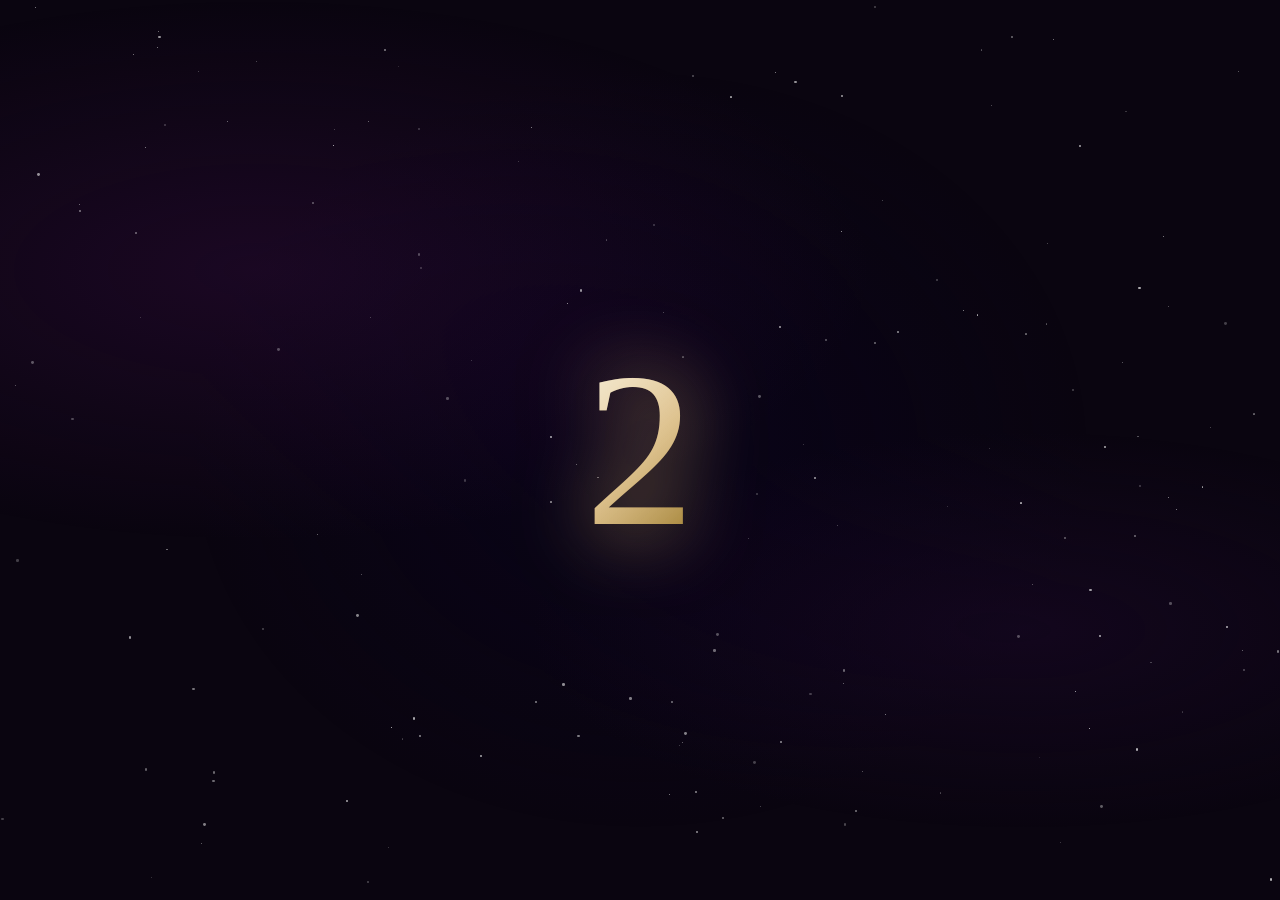
<file: index.html>
<!DOCTYPE html>
<html lang="en">
<head>
    <meta charset="UTF-8">
    <meta name="viewport" content="width=device-width, initial-scale=1.0">
    <link rel="stylesheet" href="style.css">
    <title>Document</title>
</head>
<body>
    <!-- Backgrounds -->
  <div class="aurora"></div>
  <div id="starfield"></div>
  <div class="particles-layer" id="particles"></div>
  <div class="burst-container" id="bursts"></div>
 
  <!-- Countdown -->
  <div id="countdown-screen">
    <div class="count-number" id="count-num">3</div>
  </div>
 
  <!-- Main show -->
  <div id="main-show">
    <div class="word-reveal" id="w-happy">HAPPY</div>
    <div class="word-reveal" id="w-birthday">BIRTHDAY</div>
    <div class="word-reveal" id="w-to">TO</div>
    <div class="word-reveal name-word" id="w-name">Nam Wan</div>
 
    <!-- Cake -->
    <div id="cake-scene">
      <div class="candle">
        <div class="flame-wrap">
          <div class="flame-glow"></div>
          <div class="flame-outer"></div>
          <div class="flame-inner"></div>
        </div>
        <div class="wick"></div>
        <div class="candle-body"></div>
      </div>
 
      <div class="cake-stack">
        <div class="tier tier-top">
          <div class="dots">
            <div class="dot lg"></div><div class="dot sm"></div>
            <div class="dot lg"></div><div class="dot sm"></div>
            <div class="dot lg"></div><div class="dot sm"></div>
            <div class="dot lg"></div>
          </div>
        </div>
        <div class="tier tier-mid">
          <div class="frosting">
            <div class="drip" style="left:20px"></div>
            <div class="drip" style="left:60px"></div>
            <div class="drip" style="left:100px"></div>
            <div class="drip" style="left:140px"></div>
            <div class="drip" style="left:180px"></div>
            <div class="drip" style="left:215px"></div>
          </div>
          <div class="dots">
            <div class="dot lg"></div><div class="dot sm"></div>
            <div class="dot lg"></div><div class="dot sm"></div>
            <div class="dot lg"></div><div class="dot sm"></div>
            <div class="dot lg"></div><div class="dot sm"></div>
            <div class="dot lg"></div>
          </div>
        </div>
        <div class="tier tier-bot">
          <div class="frosting">
            <div class="drip" style="left:14px"></div>
            <div class="drip" style="left:46px"></div>
            <div class="drip" style="left:78px"></div>
            <div class="drip" style="left:110px"></div>
            <div class="drip" style="left:142px"></div>
            <div class="drip" style="left:174px"></div>
            <div class="drip" style="left:206px"></div>
            <div class="drip" style="left:252px"></div>
            <div class="drip" style="left:270px"></div>
          </div>
          <div class="dots">
            <div class="dot lg"></div><div class="dot sm"></div>
            <div class="dot lg"></div><div class="dot sm"></div>
            <div class="dot lg"></div><div class="dot sm"></div>
            <div class="dot lg"></div><div class="dot sm"></div>
            <div class="dot lg"></div><div class="dot sm"></div>
            <div class="dot lg"></div>
          </div>
        </div>
      </div>
 
      <div class="plate"></div>
      <div class="cake-label" id="cake-label">Happy Birthday 🎂</div>
      <div class="cake-sub" id="cake-sub">สุขสันต์วันเกิดนะคะคนเก่ง 🌸 15 ปีแล้วนะคะนี่</div>
    </div><!-- /cake-scene -->
 
    <!-- Letter -->
    <div id="letter-box">✉️</div>
    <div class="letter-hint" id="letter-hint">tap to open</div>
  </div><!-- /main-show -->
 
  <!-- Letter content -->
  <div id="letter-content">
    <div class="letter-card">
      <button class="letter-close" id="close-letter">✕</button>
      <div class="letter-deco">⭐</div>
      <h1 class="letter-title">Happy Birthday</h1>
      <p class="letter-title-sub">Nam Wan · 15 Years</p>
      <div class="letter-divider"></div>
      <div class="letter-body">
        <p>ขอให้มีความสุขมาก ๆ นะคะ 🎉</p>
        <p>วันนี้ครบ 15 ปีแล้วนะครับ โตขึ้นอีกปีแล้วนะครับนี่ อะไรทีหวังไหว้ก็ขอให้เป็นตามอย่างหวังนะครับ</p>
        <p>ขอให้สุขภาพแข็งแรง ตั้งใจเรียนเรียนกเก่งๆนะครับ และขอให้มีรอยยิ้มที้น่ารักแบบนี้ทุกวันเลยนะครับ 
            ยิ้มเยอะๆด้วยน้าา 🌸✨</p>
        <p>เค้ารักและห่วงใยเธอเสมอนะครับบ 💛</p>
         
        <p><img src="44566.jpg" width="200"></p>
      </div>
      <div class="letter-footer">จากเตชิต 🌷</div>
    </div>
  </div>
  
  
  <script src="script.js"></script>
</body>
</html>
</file>
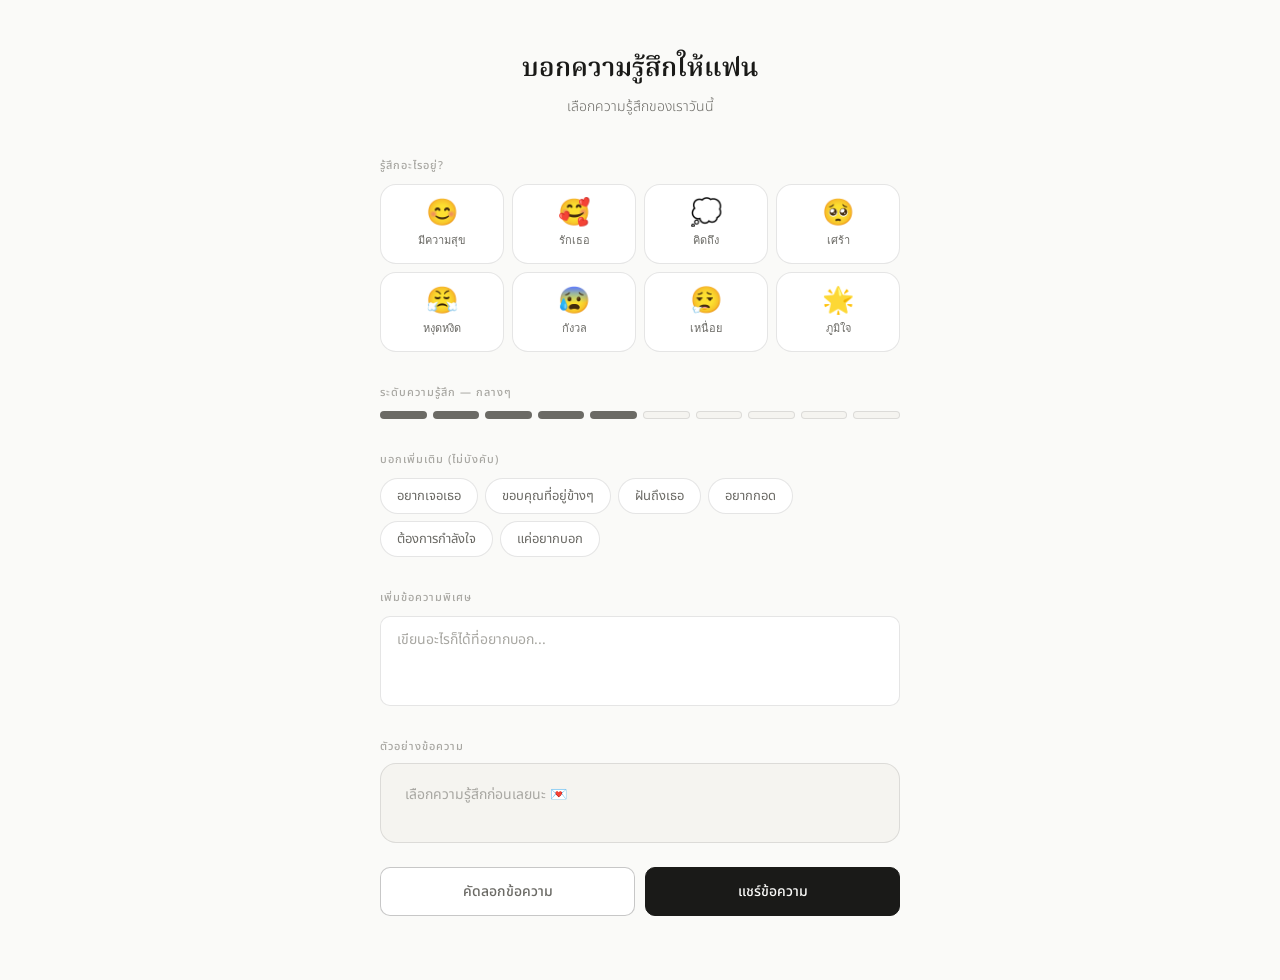
<file: isnothabby.html>
<!DOCTYPE html>
<html lang="th">
<head>
<meta charset="UTF-8">
<meta name="viewport" content="width=device-width, initial-scale=1.0">
<title>บอกความรู้สึกให้แฟน</title>
<link href="https://fonts.googleapis.com/css2?family=Noto+Serif+Thai:wght@300;400;600&family=Noto+Sans+Thai:wght@300;400;500&display=swap" rel="stylesheet">
<style>
  *, *::before, *::after { box-sizing: border-box; margin: 0; padding: 0; }

  :root {
    --color-bg: #FAFAF8;
    --color-surface: #FFFFFF;
    --color-surface-2: #F5F4F0;
    --color-border: rgba(0,0,0,0.1);
    --color-border-hover: rgba(0,0,0,0.22);
    --color-text: #1A1A18;
    --color-text-2: #6B6A65;
    --color-text-3: #A8A7A2;
    --radius-md: 10px;
    --radius-lg: 16px;
  }

  @media (prefers-color-scheme: dark) {
    :root {
      --color-bg: #1A1A18;
      --color-surface: #252523;
      --color-surface-2: #2E2E2C;
      --color-border: rgba(255,255,255,0.1);
      --color-border-hover: rgba(255,255,255,0.22);
      --color-text: #F0EFE8;
      --color-text-2: #9E9D98;
      --color-text-3: #6B6A65;
    }
  }

  body {
    font-family: 'Noto Sans Thai', sans-serif;
    background: var(--color-bg);
    color: var(--color-text);
    min-height: 100vh;
    display: flex;
    align-items: flex-start;
    justify-content: center;
    padding: 2rem 1rem 4rem;
  }

  .wrap {
    width: 100%;
    max-width: 520px;
  }

  .header {
    text-align: center;
    margin-bottom: 2.5rem;
    padding-top: 1rem;
  }

  .header .title {
    font-family: 'Noto Serif Thai', serif;
    font-size: 26px;
    font-weight: 600;
    color: var(--color-text);
    margin-bottom: 6px;
  }

  .header .sub {
    font-size: 14px;
    color: var(--color-text-2);
    font-weight: 300;
  }

  .section-label {
    font-size: 11px;
    font-weight: 500;
    color: var(--color-text-3);
    text-transform: uppercase;
    letter-spacing: 0.09em;
    margin-bottom: 10px;
  }

  .mood-grid {
    display: grid;
    grid-template-columns: repeat(4, 1fr);
    gap: 8px;
    margin-bottom: 2rem;
  }

  .mood-btn {
    display: flex;
    flex-direction: column;
    align-items: center;
    justify-content: center;
    padding: 14px 8px;
    border-radius: var(--radius-lg);
    border: 1.5px solid var(--color-border);
    background: var(--color-surface);
    cursor: pointer;
    transition: all 0.15s ease;
    gap: 6px;
  }

  .mood-btn:hover {
    border-color: var(--color-border-hover);
    background: var(--color-surface-2);
  }

  .mood-btn.selected { border-width: 2px; }

  .mood-btn .emoji { font-size: 26px; line-height: 1; }

  .mood-btn .label {
    font-size: 11px;
    color: var(--color-text-2);
    text-align: center;
    font-weight: 400;
  }

  .mood-btn.selected .label { font-weight: 500; }

  .m-happy.selected  { border-color: #E09E1A; background: #FFF8E0; }
  .m-happy.selected .label { color: #7A5800; }
  .m-love.selected   { border-color: #D94F6E; background: #FFF0F4; }
  .m-love.selected .label { color: #8C1F3A; }
  .m-miss.selected   { border-color: #3A87D9; background: #EBF4FF; }
  .m-miss.selected .label { color: #0C447C; }
  .m-sad.selected    { border-color: #7B69CE; background: #F3F1FE; }
  .m-sad.selected .label { color: #3C3489; }
  .m-angry.selected  { border-color: #D85A30; background: #FFF0EB; }
  .m-angry.selected .label { color: #4A1B0C; }
  .m-nervous.selected{ border-color: #C97B00; background: #FDF4E0; }
  .m-nervous.selected .label { color: #633806; }
  .m-tired.selected  { border-color: #888780; background: #F5F4F0; }
  .m-tired.selected .label { color: #2C2C2A; }
  .m-proud.selected  { border-color: #2A9466; background: #E8FAF2; }
  .m-proud.selected .label { color: #085041; }

  .intensity-row { margin-bottom: 2rem; }

  .intensity-track {
    display: flex;
    gap: 6px;
    margin-top: 10px;
  }

  .dot {
    flex: 1;
    height: 8px;
    border-radius: 99px;
    background: var(--color-surface-2);
    border: 0.5px solid var(--color-border);
    cursor: pointer;
    transition: background 0.1s, transform 0.1s;
  }

  .dot:hover { transform: scaleY(1.4); }

  .context-row { margin-bottom: 2rem; }

  .context-chips {
    display: flex;
    flex-wrap: wrap;
    gap: 7px;
    margin-top: 10px;
  }

  .chip {
    padding: 7px 16px;
    border-radius: 99px;
    border: 0.5px solid var(--color-border);
    background: var(--color-surface);
    font-size: 13px;
    color: var(--color-text-2);
    cursor: pointer;
    transition: all 0.12s;
    font-family: 'Noto Sans Thai', sans-serif;
  }

  .chip:hover {
    border-color: var(--color-border-hover);
    color: var(--color-text);
  }

  .chip.active {
    background: #EBF4FF;
    border-color: #3A87D9;
    color: #0C447C;
    font-weight: 500;
  }

  .note-row { margin-bottom: 2rem; }

  .note-row textarea {
    width: 100%;
    border-radius: var(--radius-md);
    border: 0.5px solid var(--color-border);
    background: var(--color-surface);
    padding: 12px 16px;
    font-family: 'Noto Sans Thai', sans-serif;
    font-size: 14px;
    color: var(--color-text);
    resize: none;
    height: 90px;
    outline: none;
    transition: border 0.1s;
    margin-top: 10px;
    display: block;
  }

  .note-row textarea:focus { border-color: var(--color-border-hover); }
  .note-row textarea::placeholder { color: var(--color-text-3); }

  .preview-card {
    background: var(--color-surface-2);
    border-radius: var(--radius-lg);
    padding: 1.25rem 1.5rem;
    margin-bottom: 1.5rem;
    border: 0.5px solid var(--color-border);
    min-height: 80px;
    transition: all 0.2s;
  }

  .preview-card .preview-text {
    font-family: 'Noto Serif Thai', serif;
    font-size: 16px;
    color: var(--color-text);
    line-height: 1.8;
    font-weight: 400;
    white-space: pre-wrap;
  }

  .preview-card .preview-placeholder {
    font-size: 14px;
    color: var(--color-text-3);
  }

  .actions {
    display: grid;
    grid-template-columns: 1fr 1fr;
    gap: 10px;
  }

  .btn-copy, .btn-send {
    padding: 13px;
    border-radius: var(--radius-md);
    font-family: 'Noto Sans Thai', sans-serif;
    font-size: 14px;
    font-weight: 500;
    cursor: pointer;
    border: 0.5px solid var(--color-border-hover);
    transition: all 0.12s;
  }

  .btn-copy {
    background: var(--color-surface);
    color: var(--color-text-2);
  }

  .btn-copy:hover {
    background: var(--color-surface-2);
    color: var(--color-text);
  }

  .btn-send {
    background: var(--color-text);
    color: var(--color-bg);
    border-color: var(--color-text);
  }

  .btn-send:hover { opacity: 0.82; }
  .btn-send:active { transform: scale(0.98); }

  .toast {
    position: fixed;
    top: 24px;
    left: 50%;
    transform: translateX(-50%) translateY(-10px);
    background: var(--color-text);
    color: var(--color-bg);
    font-size: 13px;
    padding: 10px 22px;
    border-radius: 99px;
    opacity: 0;
    transition: all 0.3s;
    pointer-events: none;
    white-space: nowrap;
    z-index: 999;
  }

  .toast.show {
    opacity: 1;
    transform: translateX(-50%) translateY(0);
  }

  @media (max-width: 420px) {
    .mood-grid { grid-template-columns: repeat(4, 1fr); }
    .mood-btn .emoji { font-size: 22px; }
    .mood-btn .label { font-size: 10px; }
  }
</style>
</head>
<body>

<div class="toast" id="toast">คัดลอกแล้ว!</div>

<div class="wrap">
  <div class="header">
    <div class="title">บอกความรู้สึกให้แฟน</div>
    <div class="sub">เลือกความรู้สึกของเราวันนี้</div>
  </div>

  <div class="section-label">รู้สึกอะไรอยู่?</div>
  <div class="mood-grid">
    <button class="mood-btn m-happy" data-text="มีความสุขมากเลย" onclick="selectMood(this)">
      <span class="emoji">😊</span><span class="label">มีความสุข</span>
    </button>
    <button class="mood-btn m-love" data-text="รักเธอมากๆ เลยนะ" onclick="selectMood(this)">
      <span class="emoji">🥰</span><span class="label">รักเธอ</span>
    </button>
    <button class="mood-btn m-miss" data-text="คิดถึงเธอมากเลย" onclick="selectMood(this)">
      <span class="emoji">💭</span><span class="label">คิดถึง</span>
    </button>
    <button class="mood-btn m-sad" data-text="เศร้าหน่อยวันนี้" onclick="selectMood(this)">
      <span class="emoji">🥺</span><span class="label">เศร้า</span>
    </button>
    <button class="mood-btn m-angry" data-text="หงุดหงิดอยู่นิดหน่อย" onclick="selectMood(this)">
      <span class="emoji">😤</span><span class="label">หงุดหงิด</span>
    </button>
    <button class="mood-btn m-nervous" data-text="กังวลอยู่เล็กน้อย" onclick="selectMood(this)">
      <span class="emoji">😰</span><span class="label">กังวล</span>
    </button>
    <button class="mood-btn m-tired" data-text="เหนื่อยมากวันนี้" onclick="selectMood(this)">
      <span class="emoji">😮‍💨</span><span class="label">เหนื่อย</span>
    </button>
    <button class="mood-btn m-proud" data-text="ภูมิใจในตัวเองมากเลย" onclick="selectMood(this)">
      <span class="emoji">🌟</span><span class="label">ภูมิใจ</span>
    </button>
  </div>

  <div class="intensity-row">
    <div class="section-label">ระดับความรู้สึก — <span id="intensity-label">กลางๆ</span></div>
    <div class="intensity-track" id="intensity-track"></div>
  </div>

  <div class="context-row">
    <div class="section-label">บอกเพิ่มเติม (ไม่บังคับ)</div>
    <div class="context-chips">
      <button class="chip" onclick="toggleChip(this)">อยากเจอเธอ</button>
      <button class="chip" onclick="toggleChip(this)">ขอบคุณที่อยู่ข้างๆ</button>
      <button class="chip" onclick="toggleChip(this)">ฝันถึงเธอ</button>
      <button class="chip" onclick="toggleChip(this)">อยากกอด</button>
      <button class="chip" onclick="toggleChip(this)">ต้องการกำลังใจ</button>
      <button class="chip" onclick="toggleChip(this)">แค่อยากบอก</button>
    </div>
  </div>

  <div class="note-row">
    <div class="section-label">เพิ่มข้อความพิเศษ</div>
    <textarea id="note" placeholder="เขียนอะไรก็ได้ที่อยากบอก..." oninput="updatePreview()"></textarea>
  </div>

  <div class="section-label" style="margin-bottom: 8px;">ตัวอย่างข้อความ</div>
  <div class="preview-card">
    <div id="preview-text" class="preview-placeholder">เลือกความรู้สึกก่อนเลยนะ 💌</div>
  </div>

  <div class="actions">
    <button class="btn-copy" onclick="copyMessage()">คัดลอกข้อความ</button>
    <button class="btn-send" onclick="shareMessage()">แชร์ข้อความ</button>
  </div>
</div>

<script>
  let selectedMood = null;
  let intensity = 5;
  let activeChips = [];

  const intensityLabels = ['นิดเดียว','น้อยมาก','นิดหน่อย','พอควร','กลางๆ','ค่อนข้างมาก','มากทีเดียว','มากเลย','มากมาย','มากที่สุดเลย'];

  const track = document.getElementById('intensity-track');
  for (let i = 1; i <= 10; i++) {
    const d = document.createElement('div');
    d.className = 'dot';
    d.dataset.val = i;
    d.onclick = () => setIntensity(i);
    track.appendChild(d);
  }

  function setIntensity(val) {
    intensity = val;
    document.getElementById('intensity-label').textContent = intensityLabels[val - 1];
    document.querySelectorAll('.dot').forEach(d => {
      const v = parseInt(d.dataset.val);
      d.style.background = v <= val ? 'var(--color-text-2)' : '';
      d.style.border = v <= val ? '0.5px solid transparent' : '';
    });
    updatePreview();
  }

  setIntensity(5);

  function selectMood(btn) {
    document.querySelectorAll('.mood-btn').forEach(b => b.classList.remove('selected'));
    btn.classList.add('selected');
    selectedMood = btn;
    updatePreview();
  }

  function toggleChip(chip) {
    chip.classList.toggle('active');
    const ctx = chip.textContent.trim();
    if (chip.classList.contains('active')) {
      activeChips.push(ctx);
    } else {
      activeChips = activeChips.filter(c => c !== ctx);
    }
    updatePreview();
  }

  function buildMessage() {
    if (!selectedMood) return null;
    let msg = selectedMood.dataset.text;
    if (intensity >= 8) {
      msg = msg.replace('มากๆ', 'มากมายเลย').replace('มากเลย', 'มากมายเลยนะ');
    }
    if (intensity <= 3) {
      msg = msg.replace('มากๆ', 'อยู่นิดหน่อย').replace('มากเลย', 'บ้างนะ').replace('มาก', 'นิดหน่อย');
    }
    if (activeChips.length) msg += ' ' + activeChips.join(' ');
    const note = document.getElementById('note').value.trim();
    if (note) msg += '\n\n' + note;
    return msg;
  }

  function updatePreview() {
    const el = document.getElementById('preview-text');
    const msg = buildMessage();
    if (msg) {
      el.className = 'preview-text';
      el.textContent = msg;
    } else {
      el.className = 'preview-placeholder';
      el.textContent = 'เลือกความรู้สึกก่อนเลยนะ 💌';
    }
  }

  function showToast(text) {
    const t = document.getElementById('toast');
    t.textContent = text;
    t.classList.add('show');
    setTimeout(() => t.classList.remove('show'), 2200);
  }

  function copyMessage() {
    const msg = buildMessage();
    if (!msg) { showToast('เลือกความรู้สึกก่อนนะ'); return; }
    navigator.clipboard.writeText(msg).then(() => showToast('คัดลอกแล้ว! 💌'));
  }

  function shareMessage() {
    const msg = buildMessage();
    if (!msg) { showToast('เลือกความรู้สึกก่อนนะ'); return; }
    if (navigator.share) {
      navigator.share({ text: msg });
    } else {
      navigator.clipboard.writeText(msg).then(() => showToast('คัดลอกแล้ว! ส่งได้เลย 💌'));
    }
  }
</script>
</body>
</html>
</file>
<file: style.css>
:root {
      --gold: #D4AF6A;
      --gold-light: #F5E6C0;
      --gold-dark: #8B6914;
      --rose: #C8405A;
      --rose-light: #F0607A;
      --cream: #FFF8F0;
      --dark: #0A0510;
      --purple-deep: #1A0830;
      --sparkle: #FFE066;
    }
 
    * { margin: 0; padding: 0; box-sizing: border-box; }
 
    body {
      background: var(--dark);
      min-height: 100vh;
      overflow: hidden;
      font-family: 'Cormorant Garamond', serif;
      cursor: default;
      position: relative;
    }
 
    /* ===== STARFIELD ===== */
    #starfield {
      position: fixed;
      inset: 0;
      z-index: 0;
      pointer-events: none;
    }
 
    .star {
      position: absolute;
      border-radius: 50%;
      background: white;
      animation: twinkle var(--dur, 3s) ease-in-out infinite var(--delay, 0s);
    }
 
    @keyframes twinkle {
      0%, 100% { opacity: 0.2; transform: scale(1); }
      50% { opacity: 1; transform: scale(1.4); }
    }
 
    /* ===== AURORA BG ===== */
    .aurora {
      position: fixed;
      inset: 0;
      z-index: 0;
      background:
        radial-gradient(ellipse 80% 50% at 20% 30%, #3D0E4A55 0%, transparent 60%),
        radial-gradient(ellipse 70% 40% at 80% 70%, #1A082888 0%, transparent 55%),
        radial-gradient(ellipse 50% 60% at 50% 50%, #08012088 0%, transparent 70%);
      animation: auroraShift 12s ease-in-out infinite alternate;
    }
 
    @keyframes auroraShift {
      0%   { filter: hue-rotate(0deg) brightness(1); }
      50%  { filter: hue-rotate(20deg) brightness(1.15); }
      100% { filter: hue-rotate(-10deg) brightness(0.9); }
    }
 
    /* ===== FLOATING PARTICLES ===== */
    .particles-layer {
      position: fixed; inset: 0; z-index: 1; pointer-events: none;
    }
 
    .particle {
      position: absolute;
      border-radius: 50%;
      opacity: 0;
      animation: floatUp var(--fdur, 6s) ease-in infinite var(--fdelay, 0s);
    }
 
    @keyframes floatUp {
      0% { transform: translateY(100vh) scale(0); opacity: 0; }
      10% { opacity: 0.8; }
      90% { opacity: 0.4; }
      100% { transform: translateY(-10vh) scale(1.5); opacity: 0; }
    }
 
    /* ===== COUNTDOWN ===== */
    #countdown-screen {
      position: fixed; inset: 0;
      display: flex; align-items: center; justify-content: center;
      z-index: 100;
      transition: opacity 0.8s ease;
    }
 
    .count-number {
      font-family: 'Playfair Display',serif; 
      font-size: clamp(120px, 25vw, 220px);
      color: transparent;
      background: linear-gradient(135deg, var(--gold-light), var(--gold), var(--gold-dark));
      -webkit-background-clip: text;
      background-clip: text;
      text-shadow: none;
      filter: drop-shadow(0 0 40px var(--gold));
      animation: countPulse 0.9s ease-out;
      position: relative;
    }
 
    .count-number::after {
      content: attr(data-n);
      position: absolute; inset: 0;
      background: linear-gradient(135deg, #fff8, transparent);
      -webkit-background-clip: text;
      background-clip: text;
      color: transparent;
    }
 
    @keyframes countPulse {
      0% { transform: scale(2.5); opacity: 0; filter: drop-shadow(0 0 80px var(--gold)); }
      60% { transform: scale(0.9); }
      100% { transform: scale(1); opacity: 1; filter: drop-shadow(0 0 40px var(--gold)); }
    }
 
    /* ===== MAIN SHOW ===== */
    #main-show {
      position: fixed; inset: 0;
      display: none;
      align-items: center; justify-content: center;
      flex-direction: column;
      z-index: 50;
    }
    @font-face {
  font-family: 'AlexBrush';
  src: url('tesh/CormorantGaramond-Italic-VariableFont_wght.ttf') format('truetype');
    }

    
 
    /* ===== TEXT WORDS ===== */
    .word-reveal {
      position: absolute;
      top: 50%; left: 50%;
      transform: translate(-50%, -50%);
      font-family: 'Playfair Display',serif; 
      font-size: clamp(52px, 10vw, 110px);
      color: transparent;
      background: linear-gradient(135deg, var(--gold-light) 0%, var(--gold) 50%, var(--rose-light) 100%);
      -webkit-background-clip: text;
      background-clip: text;
      text-align: center;
      white-space: nowrap;
      opacity: 0;
      letter-spacing: 4px;
      transition: opacity 0.6s ease, transform 0.6s cubic-bezier(0.34, 1.56, 0.64, 1);
      filter: drop-shadow(0 0 30px #D4AF6A88);
    }
 
    .word-reveal.active {
      opacity: 1;
      transform: translate(-50%, -50%) scale(1.05);
      filter: drop-shadow(0 0 50px var(--gold));
    }
 
    .word-reveal.name-word {
      font-size: clamp(60px, 12vw, 130px);
      font-style: 'Playfair Display',serif; 
    }
 
    /* ===== CAKE ===== */
    #cake-scene {
      position: absolute;
      top: 50%; left: 50%;
      transform: translate(-50%, -50%) scale(0);
      opacity: 0;
      display: flex;
      flex-direction: column;
      align-items: center;
      z-index: 60;
      transition: transform 0.7s cubic-bezier(0.34, 1.56, 0.64, 1), opacity 0.5s ease;
    }
 
    #cake-scene.show-cake {
      transform: translate(-50%, -50%) scale(1);
      opacity: 1;
    }
 
    /* ── Candle ── */
    .candle { display: flex; flex-direction: column; align-items: center; margin-bottom: 2px; }
 
    .flame-wrap {
      position: relative;
      width: 20px; height: 32px;
      animation: flicker 0.8s ease-in-out infinite alternate;
    }
 
    @keyframes flicker {
      0%   { transform: scale(1) rotate(-2deg); filter: brightness(1); }
      50%  { transform: scale(1.05,1.1) rotate(1deg); filter: brightness(1.2); }
      100% { transform: scale(0.95,1.05) rotate(-1deg); filter: brightness(0.9); }
    }
 
    .flame-outer {
      position: absolute;
      bottom: 0; left: 50%; transform: translateX(-50%);
      width: 18px; height: 28px;
      background: radial-gradient(ellipse at 50% 80%, #FFE066, #FF9800, #FF5722 80%, transparent);
      border-radius: 50% 50% 30% 30% / 60% 60% 40% 40%;
      filter: blur(1px);
    }
 
    .flame-inner {
      position: absolute;
      bottom: 4px; left: 50%; transform: translateX(-50%);
      width: 8px; height: 16px;
      background: radial-gradient(ellipse at 50% 80%, #fff, #FFE066, transparent);
      border-radius: 50% 50% 30% 30% / 60% 60% 40% 40%;
    }
 
    .flame-glow {
      position: absolute;
      bottom: -4px; left: 50%; transform: translateX(-50%);
      width: 30px; height: 30px;
      background: radial-gradient(circle, #FF980066, transparent 70%);
      border-radius: 50%;
    }
 
    .wick {
      width: 2px; height: 8px;
      background: #555; border-radius: 1px;
    }
 
    .candle-body {
      width: 20px; height: 64px;
      background: linear-gradient(to right, #F5E642, #FFEF80, #D4C030);
      border-radius: 6px;
      position: relative;
      overflow: hidden;
      box-shadow: inset -3px 0 6px #0003, 0 2px 8px #0004;
    }
 
    .candle-body::before {
      content: '';
      position: absolute; inset: 0;
      background: repeating-linear-gradient(
        to bottom,
        transparent 0, transparent 10px,
        #E8392A44 10px, #E8392A44 14px
      );
    }
 
    .candle-body::after {
      content: '';
      position: absolute; top: 0; left: 3px;
      width: 4px; height: 100%;
      background: linear-gradient(to bottom, #fff5, transparent);
      border-radius: 2px;
    }
 
    /* ── Cake tiers ── */
    .cake-stack {
      display: flex;
      flex-direction: column;
      align-items: center;
      filter: drop-shadow(0 16px 40px #0009);
    }
 
    .tier {
      border-radius: 14px;
      position: relative;
      overflow: visible;
    }
 
    .tier-top {
      width: 180px; height: 72px;
      background: linear-gradient(160deg, #9B4E1A, #7B3A0E, #5C2A08);
      border-radius: 12px;
      z-index: 3;
      box-shadow: 0 4px 16px #0006, inset 0 1px 0 #C8682055;
    }
 
    .tier-top::before {
      content: '';
      position: absolute;
      top: 0; left: 0; right: 0; height: 16px;
      background: linear-gradient(to bottom, #C8682088, #5C2E0A);
      border-radius: 12px 12px 0 0;
    }
 
    .tier-mid {
      width: 240px; height: 80px;
      background: linear-gradient(160deg, #7B3A0E, #5C2E0A, #3D1C08);
      border-radius: 12px;
      z-index: 2;
      margin-top: -3px;
      box-shadow: 0 6px 20px #0007, inset 0 1px 0 #A0541888;
    }
 
    .tier-mid::before {
      content: '';
      position: absolute;
      top: 0; left: 0; right: 0; height: 18px;
      background: linear-gradient(to bottom, #A0541888, #3D1C08);
      border-radius: 12px 12px 0 0;
    }
 
    .tier-bot {
      width: 298px; height: 92px;
      background: linear-gradient(160deg, #5C2E0A, #3D1C08, #2A1005);
      border-radius: 14px;
      z-index: 1;
      margin-top: -3px;
      box-shadow: 0 8px 28px #0008, inset 0 1px 0 #88441088;
    }
 
    .tier-bot::before {
      content: '';
      position: absolute;
      top: 0; left: 0; right: 0; height: 20px;
      background: linear-gradient(to bottom, #88441088, #2A1005);
      border-radius: 14px 14px 0 0;
    }
 
    /* ── Gold dots ── */
    .dots {
      position: absolute;
      bottom: 12px; left: 0; right: 0;
      display: flex;
      justify-content: center;
      align-items: center;
      gap: 9px;
      padding: 0 14px;
    }
 
    .dot {
      border-radius: 50%;
      background: radial-gradient(circle at 35% 35%, #FFE066, #C8860A);
      box-shadow: 0 0 6px #C8860A88;
    }
 
    .dot.lg { width: 9px; height: 9px; }
    .dot.sm { width: 6px; height: 6px; background: radial-gradient(circle at 35% 35%, #F5D090, #D4956A); margin-top: 3px; }
 
    /* Frosting drips */
    .frosting {
      position: absolute;
      top: -1px; left: 0; right: 0;
      height: 12px;
      overflow: visible;
    }
 
    .drip {
      position: absolute;
      top: 0;
      width: 12px; height: 20px;
      background: linear-gradient(to bottom, #D4AF6A, #A0781A);
      border-radius: 0 0 8px 8px;
    }
 
    /* ── Plate ── */
    .plate {
      width: 340px; height: 22px;
      background: radial-gradient(ellipse at 50% 0%, #E8B48A, #D4956A, #B87040);
      border-radius: 50%;
      margin-top: -6px;
      box-shadow: 0 8px 30px #0007;
    }
 
    .plate::after {
      content: '';
      position: absolute;
      top: 3px; left: 12px; right: 12px;
      height: 10px;
      background: radial-gradient(ellipse, #EEC4A088, transparent);
      border-radius: 50%;
    }
 
    /* Cake label */
    .cake-label {
      margin-top: 22px;
      text-align: center;
      color: var(--gold-light);
      font-family: 'Playfair Display', serif;
      font-size: 22px;
      font-style: italic;
      letter-spacing: 1px;
      text-shadow: 0 0 20px var(--gold);
      opacity: 0;
      transform: translateY(10px);
      transition: opacity 0.6s 0.3s ease, transform 0.6s 0.3s ease;
    }
 
    .cake-label.show-label {
      opacity: 1; transform: translateY(0);
    }
 
    .cake-sub {
      font-size: 14px;
      color: #D4956A;
      margin-top: 8px;
      font-family: 'Cormorant Garamond', serif;
      font-weight: 300;
      opacity: 0;
      transition: opacity 0.6s 0.5s ease;
    }
 
    .cake-sub.show-label { opacity: 1; }
 
    /* ===== LETTER ===== */
    #letter-box {
      position: fixed;
      top: -160px; left: 50%;
      transform: translateX(-50%);
      font-size: 72px;
      cursor: pointer;
      opacity: 0;
      z-index: 200;
      transition: top 1.2s cubic-bezier(0.34, 1.3, 0.64, 1), opacity 0.5s ease;
      filter: drop-shadow(0 8px 24px #D4AF6A88);
      animation: letterSway 3s ease-in-out infinite;
    }
 
    @keyframes letterSway {
      0%, 100% { transform: translateX(-50%) rotate(-3deg); }
      50%       { transform: translateX(-50%) rotate(3deg); }
    }
 
    #letter-box.drop-in {
      top: 42%;
      opacity: 1;
    }
 
    #letter-box:hover {
      filter: drop-shadow(0 8px 36px #D4AF6A) brightness(1.2);
      transform: translateX(-50%) scale(1.15) rotate(0deg) !important;
    }
 
    .letter-hint {
      position: fixed;
      top: calc(42% + 80px); left: 50%;
      transform: translateX(-50%);
      font-family: 'Cormorant Garamond', serif;
      font-size: 15px;
      color: var(--gold);
      letter-spacing: 3px;
      text-transform: uppercase;
      opacity: 0;
      z-index: 200;
      animation: hintPulse 2s ease-in-out infinite;
      transition: opacity 0.5s 1s ease;
      display: none;
    }
 
    .letter-hint.show-hint { opacity: 0.7; }
 
    @keyframes hintPulse {
      0%, 100% { opacity: 0.4; transform: translateX(-50%) translateY(0); }
      50% { opacity: 0.9; transform: translateX(-50%) translateY(-4px); }
    }
 
    /* ===== LETTER CONTENT ===== */
    #letter-content {
      position: fixed; inset: 0;
      display: flex; align-items: center; justify-content: center;
      z-index: 300;
      opacity: 0;
      pointer-events: none;
      transition: opacity 0.6s ease;
      padding: 20px;
      background: #0A051088;
      backdrop-filter: blur(6px);
    }
 
    #letter-content.open { opacity: 1; pointer-events: all; }
 
    .letter-card {
      background: linear-gradient(145deg, #1A0830ee, #0F0520ee);
      border: 1px solid #D4AF6A44;
      border-radius: 24px;
      padding: 48px 44px;
      max-width: 560px;
      width: 100%;
      max-height: 85vh;
      overflow-y: auto;
      box-shadow:
        0 0 0 1px #D4AF6A22,
        0 40px 100px #00000088,
        inset 0 1px 0 #D4AF6A33;
      position: relative;
      color: var(--cream);
      animation: cardIn 0.5s cubic-bezier(0.34, 1.4, 0.64, 1) forwards;
    }
 
    @keyframes cardIn {
      from { transform: scale(0.85) translateY(20px); opacity: 0; }
      to   { transform: scale(1) translateY(0); opacity: 1; }
    }
 
    .letter-card::before {
      content: '';
      position: absolute; inset: 0;
      background:
        radial-gradient(ellipse at 20% 0%, #D4AF6A0A 0%, transparent 50%),
        radial-gradient(ellipse at 80% 100%, #C8405A08 0%, transparent 50%);
      border-radius: inherit;
      pointer-events: none;
    }
 
    .letter-deco {
      text-align: center;
      font-size: 32px;
      margin-bottom: 12px;
      animation: decoSpin 8s linear infinite;
    }
 
    @keyframes decoSpin {
      from { transform: rotate(0deg); }
      to   { transform: rotate(360deg); }
    }
 
    .letter-title {
      font-family: 'Playfair Display', serif;
      font-size: 32px;
      color: var(--gold);
      text-align: center;
      margin-bottom: 8px;
      text-shadow: 0 0 30px var(--gold-dark);
    }
 
    .letter-title-sub {
      font-size: 13px;
      color: var(--gold-dark);
      text-align: center;
      letter-spacing: 4px;
      text-transform: uppercase;
      margin-bottom: 32px;
    }
 
    .letter-divider {
      width: 100%; height: 1px;
      background: linear-gradient(to right, transparent, var(--gold), transparent);
      margin-bottom: 28px;
    }
 
    .letter-body {
      font-size: 17px;
      line-height: 1.9;
      color: var(--cream);
      font-weight: 300;
      font-style: italic;
    }
 
    .letter-body p { margin-bottom: 16px; }
 
    .letter-close {
      position: absolute;
      top: 16px; right: 20px;
      font-size: 22px;
      cursor: pointer;
      color: var(--gold-dark);
      transition: color 0.2s, transform 0.2s;
      line-height: 1;
      background: none; border: none;
    }
 
    .letter-close:hover { color: var(--gold); transform: scale(1.2) rotate(90deg); }
 
    .letter-footer {
      margin-top: 28px;
      font-family: 'Playfair Display', serif;
      font-size: 18px;
      color: var(--rose-light);
      text-align: right;
      font-style: italic;
    }
 
    /* ===== FIREWORKS / BURST ===== */
    .burst-container {
      position: fixed; inset: 0;
      z-index: 40;
      pointer-events: none;
      overflow: hidden;
    }
 
    .spark {
      position: absolute;
      border-radius: 50%;
      pointer-events: none;
    }
 
    /* ===== CONFETTI ===== */
    .confetti-piece {
      position: fixed;
      top: -20px;
      z-index: 45;
      pointer-events: none;
      animation: confettiFall var(--cdur, 4s) ease-in var(--cdelay, 0s) forwards;
    }
 
    @keyframes confettiFall {
      0%   { transform: translateY(0) rotate(0deg) translateX(0); opacity: 1; }
      100% { transform: translateY(110vh) rotate(720deg) translateX(var(--cx, 0px)); opacity: 0; }
    }
 
    /* ===== RIBBONS (name reveal) ===== */
    .ribbon-left, .ribbon-right {
      position: fixed;
      top: 50%; width: 60px; height: 3px;
      background: linear-gradient(to right, transparent, var(--gold));
      transform-origin: right center;
      z-index: 55;
      opacity: 0;
      transition: opacity 0.4s ease;
    }
 
    .ribbon-left { left: 0; transform: translateY(-50%) scaleX(0); }
    .ribbon-right { right: 0; background: linear-gradient(to left, transparent, var(--gold)); transform: translateY(-50%) scaleX(0); }
 
    /* ===== SCROLLBAR ===== */
    .letter-card::-webkit-scrollbar { width: 4px; }
    .letter-card::-webkit-scrollbar-track { background: transparent; }
    .letter-card::-webkit-scrollbar-thumb { background: var(--gold-dark); border-radius: 2px; }
    
.love {
    
 margin-top: 28px;
      font-family: 'Playfair Display', serif;
  bottom: 20px;
  left: 20px; /* เปลี่ยนตรงนี้ */
}

.love a {
  padding: 12px 25px;
  font-size: 16px;
  color: #fff;
  background: linear-gradient(45deg, #ff4d6d, #ff758f);
  border-radius: 10px;
  text-decoration: none;
  box-shadow: 0 8px 20px rgba(255,77,109,.5);
  transition: .2s;
}

.love a:hover {
  transform: scale(1.1);
  box-shadow: 0 12px 25px rgba(255,77,109,.7);
}
  .photo img {
    width: 100px;
    height: 100px;        /* กำหนดสูงเท่ากันหมด */
    object-fit: cover;    /* ครอปให้พอดีโดยไม่ยืด */
    border-radius: 8px;   /* มุมโค้งนิดหน่อย */
  }
</file>
